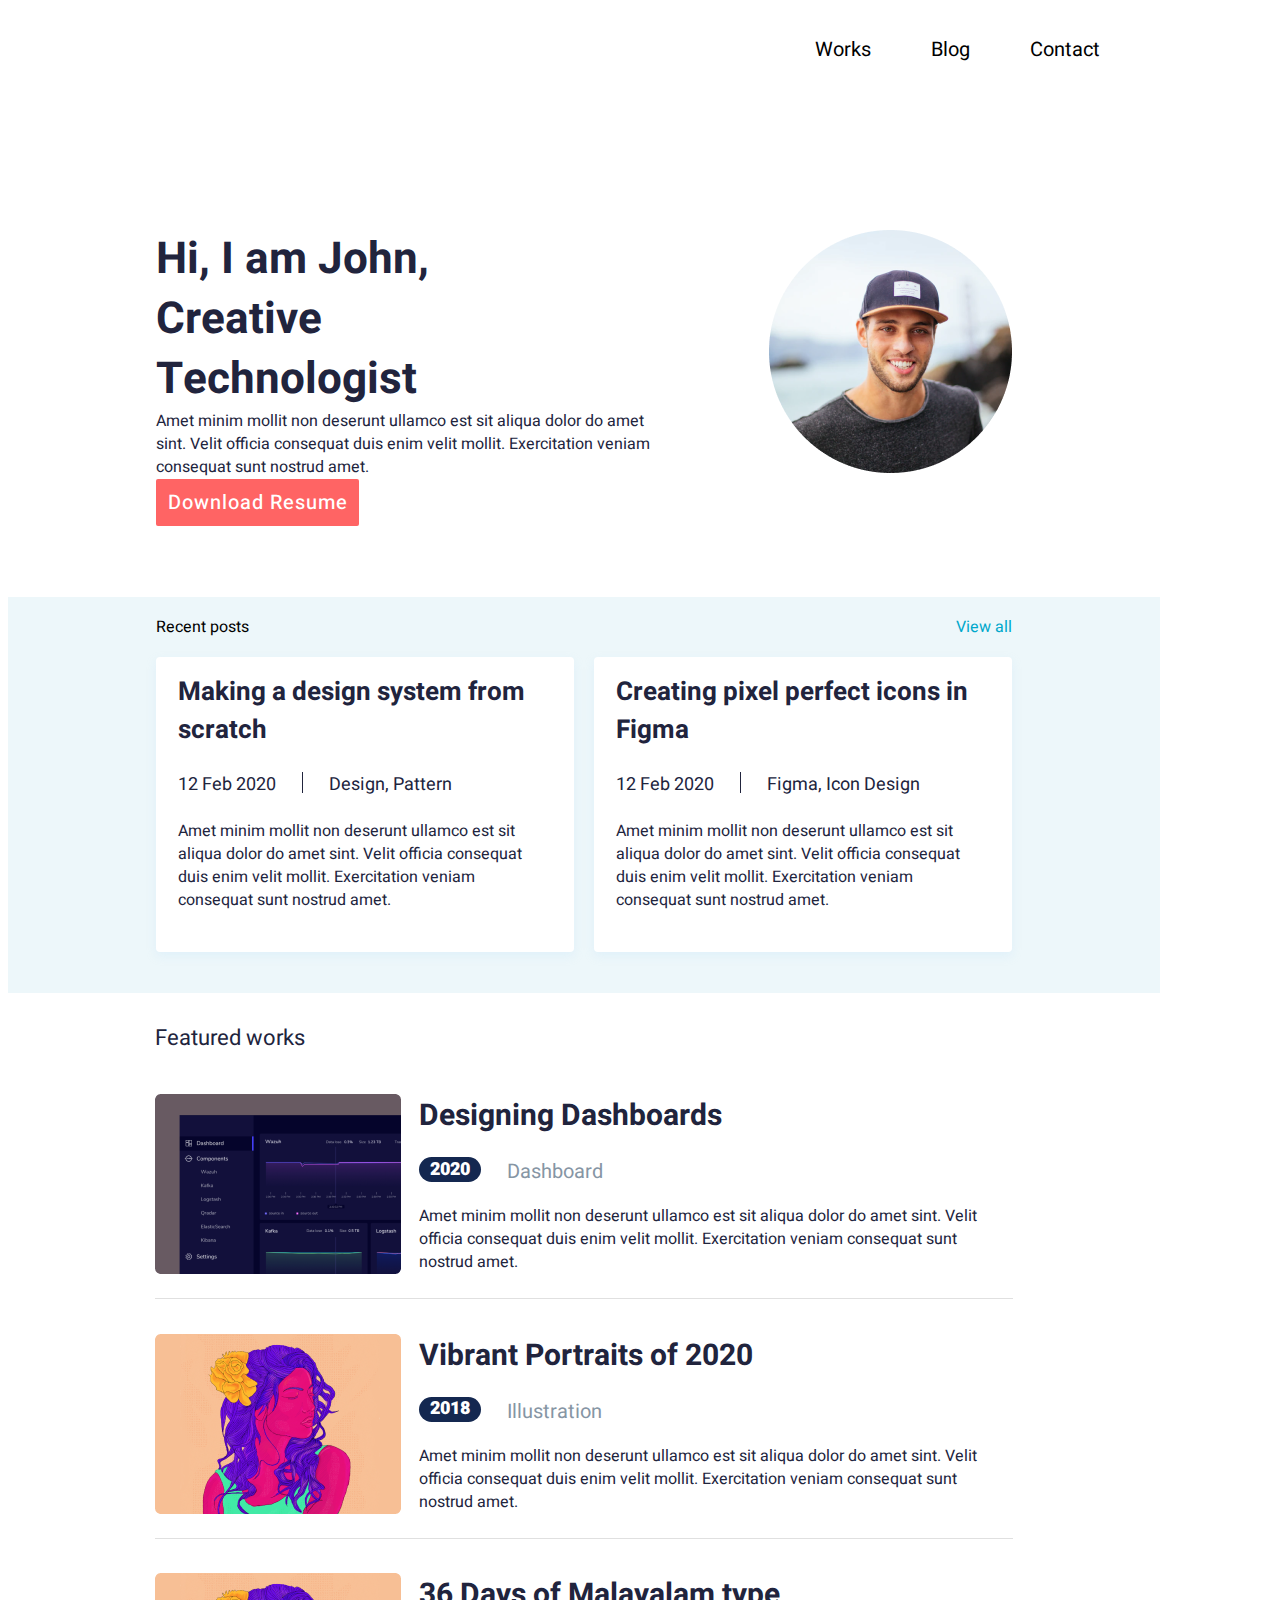
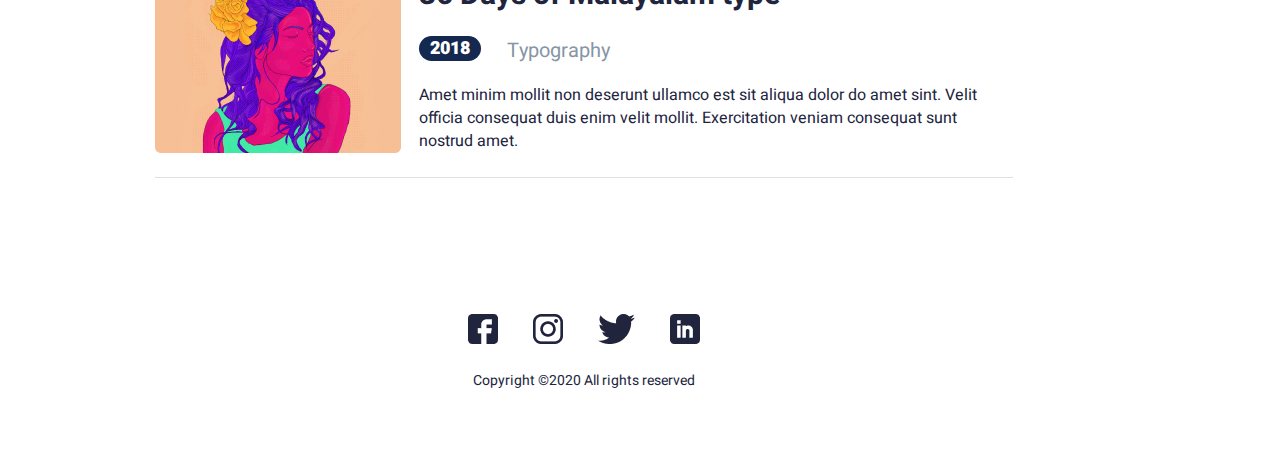
<file: index.html>
<!DOCTYPE html>
<html lang="en">

<head>
    <meta charset="UTF-8" />
    <meta http-equiv="X-UA-Compatible" content="IE=edge" />
    <meta name="viewport" content="width=device-width, initial-scale=1.0" />
    <title>Jonh</title>
    <link rel="stylesheet" href="./style.css" />
    <link rel="preconnect" href="https://fonts.googleapis.com" />
    <link rel="preconnect" href="https://fonts.gstatic.com" crossorigin />
    <link href="https://fonts.googleapis.com/css2?family=Heebo&display=swap" rel="stylesheet" />
</head>

<body>
    <div class="wrapper">
        <nav>
            <ul class="navbar-list">
                <li class="list-item"><a href="#">Works</a></li>
                <li class="list-item"><a href="#">Blog</a></li>
                <li class="list-item"><a href="#">Contact</a></li>
            </ul>
        </nav>
        <div class="top-content">
            <div class="top-content-column-text">
                <div class="salutation">Hi, I am John, Creative Technologist</div>
                <div class="prelude">
                    Amet minim mollit non deserunt ullamco est sit aliqua dolor do amet
                    sint. Velit officia consequat duis enim velit mollit. Exercitation
                    veniam consequat sunt nostrud amet.
                </div>
                <div class="button-wrapper">
                    <button type="button" class="landing-button">Download Resume</button>
                </div>
            </div>
            <div class="top-content-column-avatar">
                <img src="/assets/Ellipse 1.png" alt="avatar" />
            </div>
        </div>
        <div class="recent-posts-wrapper">
            <div class="recent-posts-section">
                <div class="recent-posts-header">
                    <div class="recent-posts-name">Recent posts</div>
                    <div class="recent-posts-view-all"><a class="button-view-all" href="#">View all</a></div>
                </div>
                <div class="recent-posts">
                    <div class="recent-first-post">
                        <div class="content-post-1">
                            <div class="name-post-1">
                                Making a design system from scratch
                            </div>
                            <div class="date-loc-post-1">
                                <div class="date-post-1">12 Feb 2020</div>
                                <div class="border-post-1"></div>
                                <div class="loc-post-1">Design, Pattern</div>
                            </div>
                            <div class="text-post-1">Amet minim mollit non deserunt ullamco est sit aliqua dolor do amet
                                sint. Velit officia consequat duis enim velit mollit. Exercitation veniam consequat sunt
                                nostrud amet.</div>
                        </div>
                    </div>
                    <div class="recent-second-post">
                        <div class="content-post-2">
                            <div class="name-post-2">
                                Creating pixel perfect icons in Figma
                            </div>
                            <div class="date-loc-post-2">
                                <div class="date-post-2">12 Feb 2020</div>
                                <div class="border-post-2"></div>
                                <div class="loc-post-2">Figma, Icon Design</div>
                            </div>
                            <div class="text-post-2">Amet minim mollit non deserunt ullamco est sit aliqua dolor do amet
                                sint. Velit officia consequat duis enim velit mollit. Exercitation veniam consequat sunt
                                nostrud amet.</div>
                        </div>
                    </div>

                </div>
            </div>


        </div>
        <div class="featured-works-section">
            <div class="featured-works-header">
                Featured works</div>
            <div class="column-works">
                <div class="block-work">
                    <div class="block-img-work"><img src="/assets/Rectangle 30.png" alt=""></div>
                    <div class="block-column-work">
                        <div class="name-work">Designing Dashboards</div>
                        <div class="date-mark-work">
                            <div class="wrapper-data-work">
                                <div class="data-work">2020</div>
                            </div>
                            <div class="mark-work">Dashboard
                            </div>
                        </div>
                        <div class="text-work">
                            Amet minim mollit non deserunt ullamco est sit aliqua dolor do amet sint. Velit officia
                            consequat duis enim velit mollit. Exercitation veniam consequat sunt nostrud amet.
                        </div>
                    </div>
                </div>
                <div class="block-work">
                    <div class="block-img-work"><img src="/assets/Rectangle 32.png" alt=""></div>
                    <div class="block-column-work">
                        <div class="name-work">Vibrant Portraits of 2020</div>
                        <div class="date-mark-work">
                            <div class="wrapper-data-work">
                                <div class="data-work">2018</div>
                            </div>
                            <div class="mark-work">Illustration
                            </div>
                        </div>
                        <div class="text-work">
                            Amet minim mollit non deserunt ullamco est sit aliqua dolor do amet sint. Velit officia
                            consequat duis enim velit mollit. Exercitation veniam consequat sunt nostrud amet.
                        </div>
                    </div>
                </div>
                <div class="block-work">
                    <div class="block-img-work"><img src="/assets/Rectangle 32.png" alt=""></div>
                    <div class="block-column-work">
                        <div class="name-work">36 Days of Malayalam type</div>
                        <div class="date-mark-work">
                            <div class="wrapper-data-work">
                                <div class="data-work">2018</div>
                            </div>
                            <div class="mark-work">Typography
                            </div>
                        </div>
                        <div class="text-work">
                            Amet minim mollit non deserunt ullamco est sit aliqua dolor do amet sint. Velit officia
                            consequat duis enim velit mollit. Exercitation veniam consequat sunt nostrud amet.
                        </div>
                    </div>
                </div>
            </div>
        </div>
        <footer class="footer">
            <div class="social">
                <img src="/assets/fb.png" alt="fb">
                <img src="/assets/insta.png" alt="insta">
                <img src="/assets/Group.png" alt="tw">
                <img src="/assets/Linkedin.png" alt="ld">
            </div>
            <div class="copiright">Copyright ©2020 All rights reserved </div>
        </footer>
    </div>
</body>
</html>
</file>
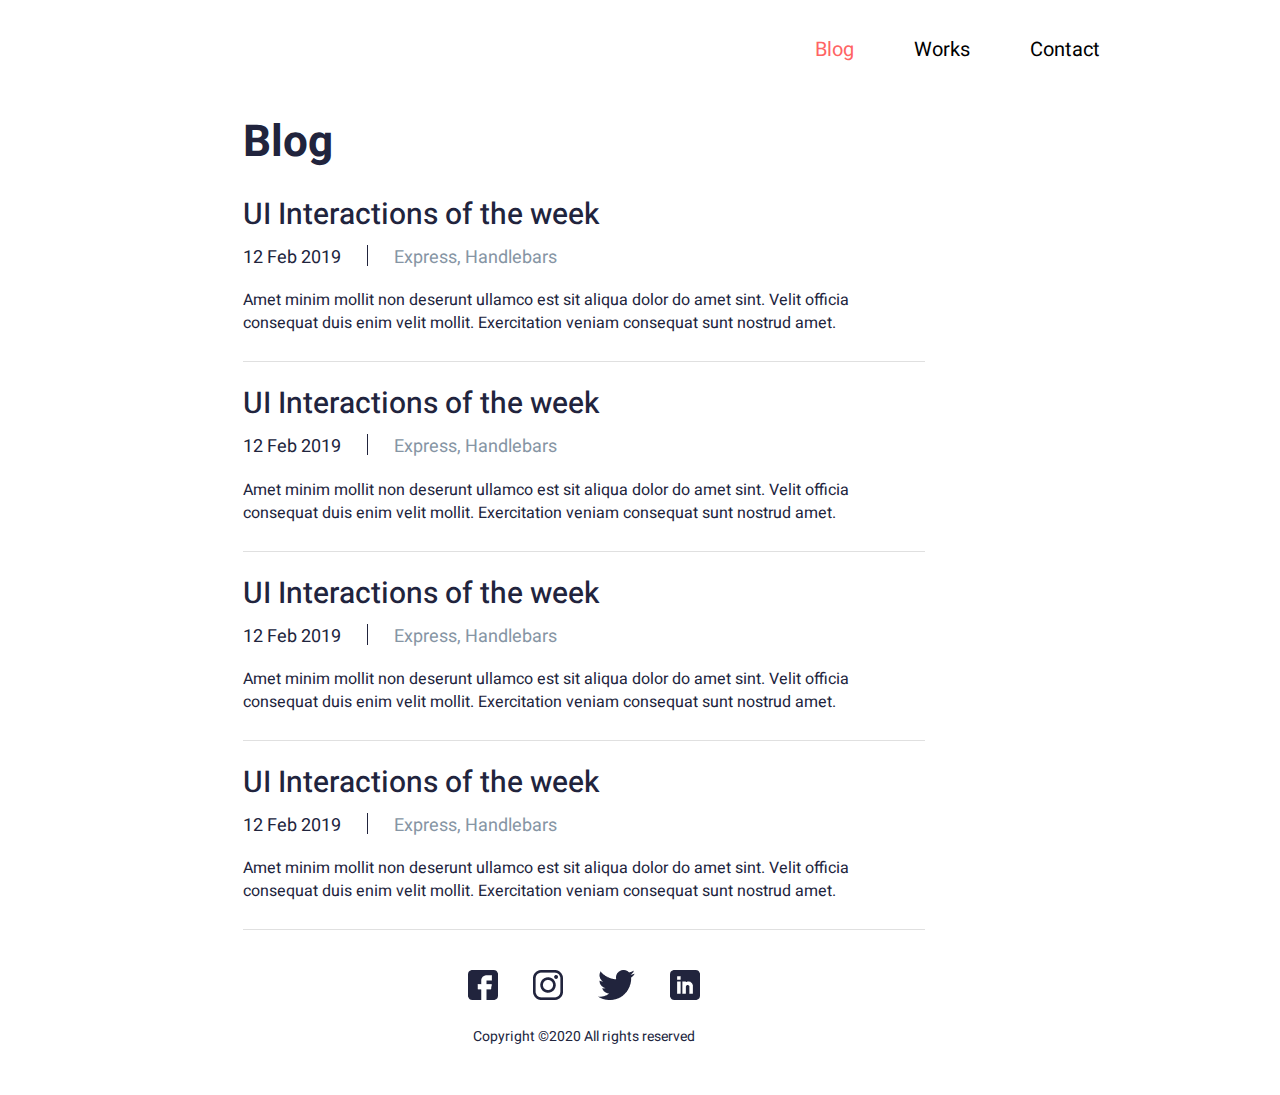
<file: Blog.html>
<!DOCTYPE html>
<html lang="en">

<head>
    <meta charset="UTF-8" />
    <meta http-equiv="X-UA-Compatible" content="IE=edge" />
    <meta name="viewport" content="width=device-width, initial-scale=1.0" />
    <title>Blog</title>
    <link rel="stylesheet" href="/Blog.css" />
    <link rel="preconnect" href="https://fonts.googleapis.com" />
    <link rel="preconnect" href="https://fonts.gstatic.com" crossorigin />
    <link href="https://fonts.googleapis.com/css2?family=Heebo&display=swap" rel="stylesheet" />
</head>

<body>
    <div class="wrapper">
        <nav>
            <ul class="navbar-list">
                <li class="list-item"><a class="shine" href="/Blog.html">Blog</a></li>
                <li class="list-item" ><a href="/Work.html">Works</a></li>
                <li class="list-item"><a href="#">Contact</a></li>
            </ul>
        </nav>
        <div class="blogs-section">
            <div class="blogs-header">
                Blog</div>
            <div class="blog-posts">
                <div class="content-blog">
                    <div class="name-blog">
                        UI Interactions of the week
                    </div>
                    <div class="date-loc-blog">
                        <div class="date-blog">12 Feb 2019</div>
                        <div class="border-blog"></div>
                        <div class="loc-blog">Express, Handlebars</div>
                    </div>
                    <div class="text-blog">Amet minim mollit non deserunt ullamco est sit aliqua dolor do amet
                        sint. Velit officia consequat duis enim velit mollit. Exercitation veniam consequat sunt
                        nostrud amet.</div>
                </div>
                <div class="content-blog">
                    <div class="name-blog">
                        UI Interactions of the week
                    </div>
                    <div class="date-loc-blog">
                        <div class="date-blog">12 Feb 2019</div>
                        <div class="border-blog"></div>
                        <div class="loc-blog">Express, Handlebars</div>
                    </div>
                    <div class="text-blog">Amet minim mollit non deserunt ullamco est sit aliqua dolor do amet
                        sint. Velit officia consequat duis enim velit mollit. Exercitation veniam consequat sunt
                        nostrud amet.</div>
                </div>
                <div class="content-blog">
                    <div class="name-blog">
                        UI Interactions of the week
                    </div>
                    <div class="date-loc-blog">
                        <div class="date-blog">12 Feb 2019</div>
                        <div class="border-blog"></div>
                        <div class="loc-blog">Express, Handlebars</div>
                    </div>
                    <div class="text-blog">Amet minim mollit non deserunt ullamco est sit aliqua dolor do amet
                        sint. Velit officia consequat duis enim velit mollit. Exercitation veniam consequat sunt
                        nostrud amet.</div>
                </div>
                <div class="content-blog">
                    <div class="name-blog">
                        UI Interactions of the week
                    </div>
                    <div class="date-loc-blog">
                        <div class="date-blog">12 Feb 2019</div>
                        <div class="border-blog"></div>
                        <div class="loc-blog">Express, Handlebars</div>
                    </div>
                    <div class="text-blog">Amet minim mollit non deserunt ullamco est sit aliqua dolor do amet
                        sint. Velit officia consequat duis enim velit mollit. Exercitation veniam consequat sunt
                        nostrud amet.</div>
                </div>
            </div>
        </div>
        <footer class="footer">
            <div class="social">
                <a href="#"><img src="/assets/fb.png" alt="fb" title="Facebook"></a>
                <a href="#"><img src="/assets/insta.png" alt="insta" title="Instagram"></a>
                <a href="#"><img src="/assets/Group.png" alt="tw" title="Twiter"></a>
                <a href="#"><img src="/assets/Linkedin.png" alt="ld" title="Linkedin"></a>
            </div>
            <div class="copiright">Copyright ©2020 All rights reserved </div>
        </footer>
</body>

</html>
</file>
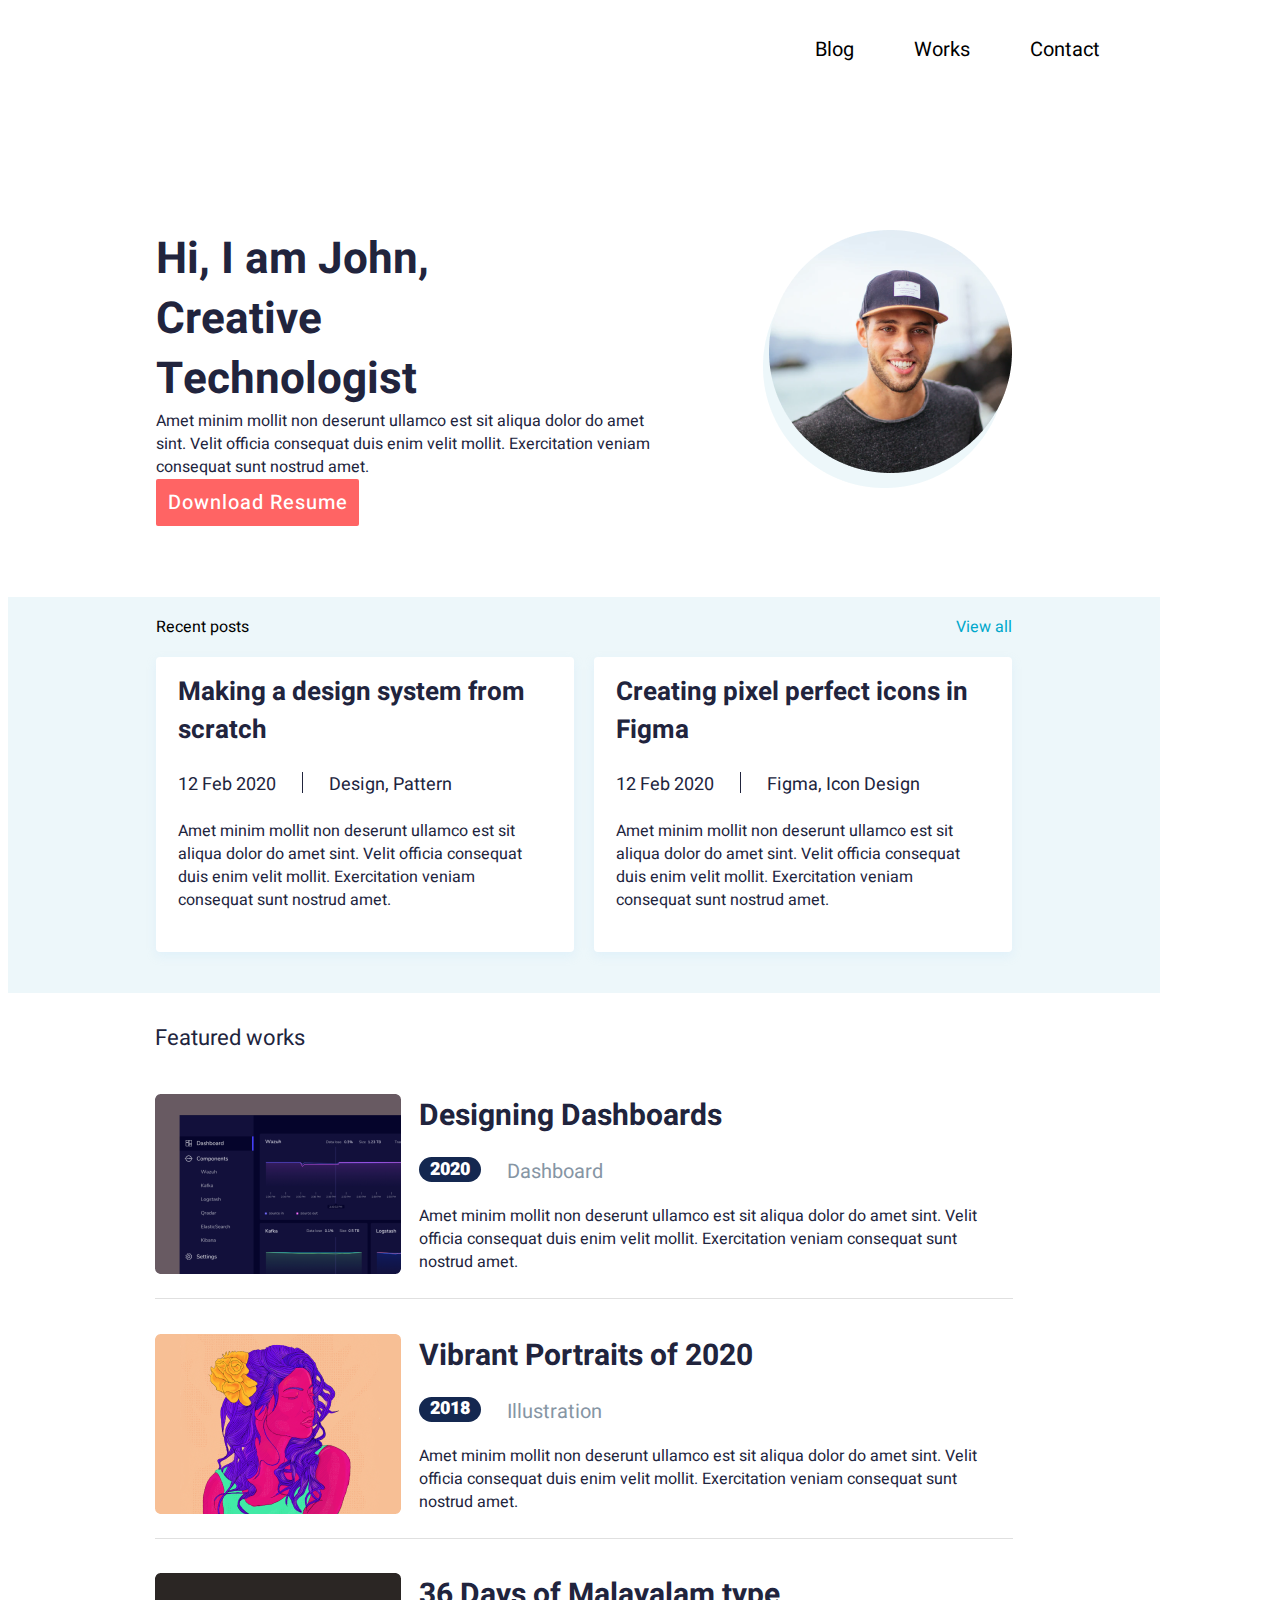
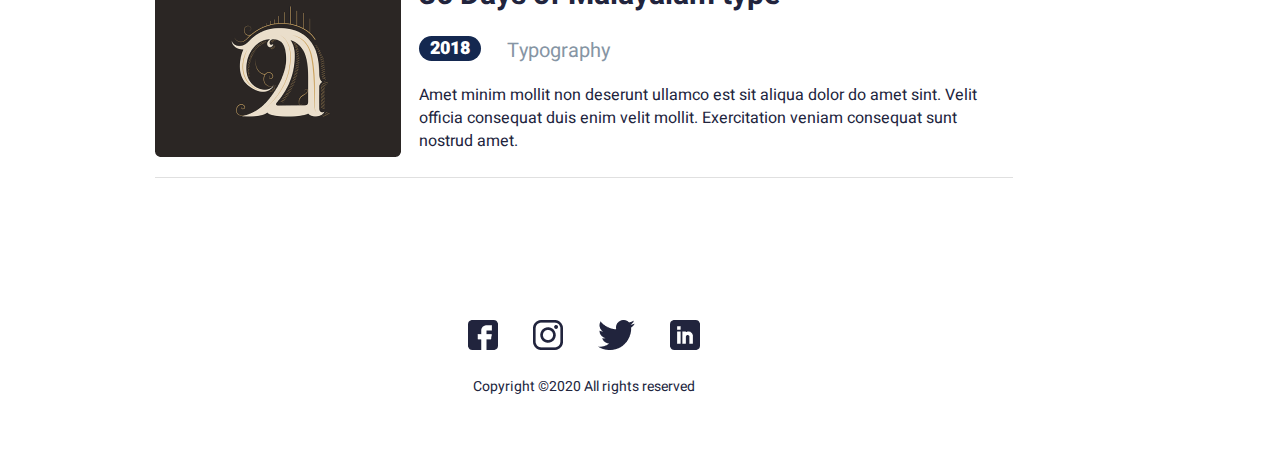
<file: Home.html>
<!DOCTYPE html>
<html lang="en">

<head>
    <meta charset="UTF-8" />
    <meta http-equiv="X-UA-Compatible" content="IE=edge" />
    <meta name="viewport" content="width=device-width, initial-scale=1.0" />
    <title>Home</title>
    <link rel="stylesheet" href="/Home.css" />
    <link rel="preconnect" href="https://fonts.googleapis.com" />
    <link rel="preconnect" href="https://fonts.gstatic.com" crossorigin />
    <link href="https://fonts.googleapis.com/css2?family=Heebo&display=swap" rel="stylesheet" />
</head>

<body>
    <div class="wrapper">
        <nav>
            <ul class="navbar-list">
                <li class="list-item"><a href="/Blog.html">Blog</a></li>
                <li class="list-item"><a href="/Work.html">Works</a></li>
                <li class="list-item"><a href="#">Contact</a></li>
            </ul>
        </nav>
        <div class="top-content">
            <div class="top-content-column-text">
                <div class="salutation">Hi, I am John, Creative Technologist</div>
                <div class="prelude">
                    Amet minim mollit non deserunt ullamco est sit aliqua dolor do amet
                    sint. Velit officia consequat duis enim velit mollit. Exercitation
                    veniam consequat sunt nostrud amet.
                </div>
                <div class="button-wrapper">
                    <button type="button" class="landing-button">
                        Download Resume
                    </button>
                </div>
            </div>
            <div class="avatar">
                <img class="ellipse-avatar" src="/assets/Ellipse 1.png" alt="avatar" />
                <img class="back-ellipse-avatar" src="/assets/Ellipse 2.png" alt="avatar" />
            </div>
        </div>
        <div class="recent-posts-wrapper">
            <div class="recent-posts-section">
                <div class="recent-posts-header">
                    <div class="recent-posts-name">Recent posts</div>
                    <div class="recent-posts-view-all">
                        <a class="button-view-all" href="#">View all</a>
                    </div>
                </div>
                <div class="recent-posts">
                    <div class="recent-post">
                        <div class="content-post">
                            <div class="name-post">Making a design system from scratch</div>
                            <div class="date-loc-post">
                                <div class="date-post">12 Feb 2020</div>
                                <div class="border-post"></div>
                                <div class="loc-post">Design, Pattern</div>
                            </div>
                            <div class="text-post">
                                Amet minim mollit non deserunt ullamco est sit aliqua dolor do
                                amet sint. Velit officia consequat duis enim velit mollit.
                                Exercitation veniam consequat sunt nostrud amet.
                            </div>
                        </div>
                    </div>
                    <div class="recent-post">
                        <div class="content-post">
                            <div class="name-post">
                                Creating pixel perfect icons in Figma
                            </div>
                            <div class="date-loc-post">
                                <div class="date-post">12 Feb 2020</div>
                                <div class="border-post"></div>
                                <div class="loc-post">Figma, Icon Design</div>
                            </div>
                            <div class="text-post">
                                Amet minim mollit non deserunt ullamco est sit aliqua dolor do
                                amet sint. Velit officia consequat duis enim velit mollit.
                                Exercitation veniam consequat sunt nostrud amet.
                            </div>
                        </div>
                    </div>
                </div>
            </div>
        </div>
        <div class="featured-works-section">
            <div class="featured-works-header">Featured works</div>
            <div class="column-works">
                <div class="block-work">
                    <div class="block-img-work">
                        <img class="img-work" src="/assets/Rectangle 30.png" alt="" />
                    </div>
                    <div class="block-column-work">
                        <div class="name-work">Designing Dashboards</div>
                        <div class="date-mark-work">
                            <div class="wrapper-data-work">
                                <div class="data-work">2020</div>
                            </div>
                            <div class="mark-work">Dashboard</div>
                        </div>
                        <div class="text-work">
                            Amet minim mollit non deserunt ullamco est sit aliqua dolor do
                            amet sint. Velit officia consequat duis enim velit mollit.
                            Exercitation veniam consequat sunt nostrud amet.
                        </div>
                    </div>
                </div>
                <div class="block-work">
                    <div class="block-img-work">
                        <img src="/assets/Rectangle 32.png" alt="" />
                    </div>
                    <div class="block-column-work">
                        <div class="name-work">Vibrant Portraits of 2020</div>
                        <div class="date-mark-work">
                            <div class="wrapper-data-work">
                                <div class="data-work">2018</div>
                            </div>
                            <div class="mark-work">Illustration</div>
                        </div>
                        <div class="text-work">
                            Amet minim mollit non deserunt ullamco est sit aliqua dolor do
                            amet sint. Velit officia consequat duis enim velit mollit.
                            Exercitation veniam consequat sunt nostrud amet.
                        </div>
                    </div>
                </div>
                <div class="block-work" >
                    <div class="block-img-work">
                        <img src="/assets/Rectangle 34.png" alt="" />
                    </div>
                    <div class="block-column-work">
                        <div class="name-work">36 Days of Malayalam type</div>
                        <div class="date-mark-work">
                            <div class="wrapper-data-work">
                                <div class="data-work">2018</div>
                            </div>
                            <div class="mark-work">Typography</div>
                        </div>
                        <div class="text-work">
                            Amet minim mollit non deserunt ullamco est sit aliqua dolor do
                            amet sint. Velit officia consequat duis enim velit mollit.
                            Exercitation veniam consequat sunt nostrud amet.
                        </div>
                    </div>
                </div>
            </div>
        </div>
    </div>
    <footer class="footer">
        <div class="social">
            <a href="#"><img src="/assets/fb.png" alt="fb" title="Facebook" /></a>
            <a href="#"><img src="/assets/insta.png" alt="insta" title="Instagram" /></a>
            <a href="#"><img src="/assets/Group.png" alt="tw" title="Twiter" /></a>
            <a href="#"><img src="/assets/Linkedin.png" alt="ld" title="Linkedin" /></a>
        </div>
        <div class="copiright">Copyright ©2020 All rights reserved</div>
    </footer>
</body>

</html>
</file>
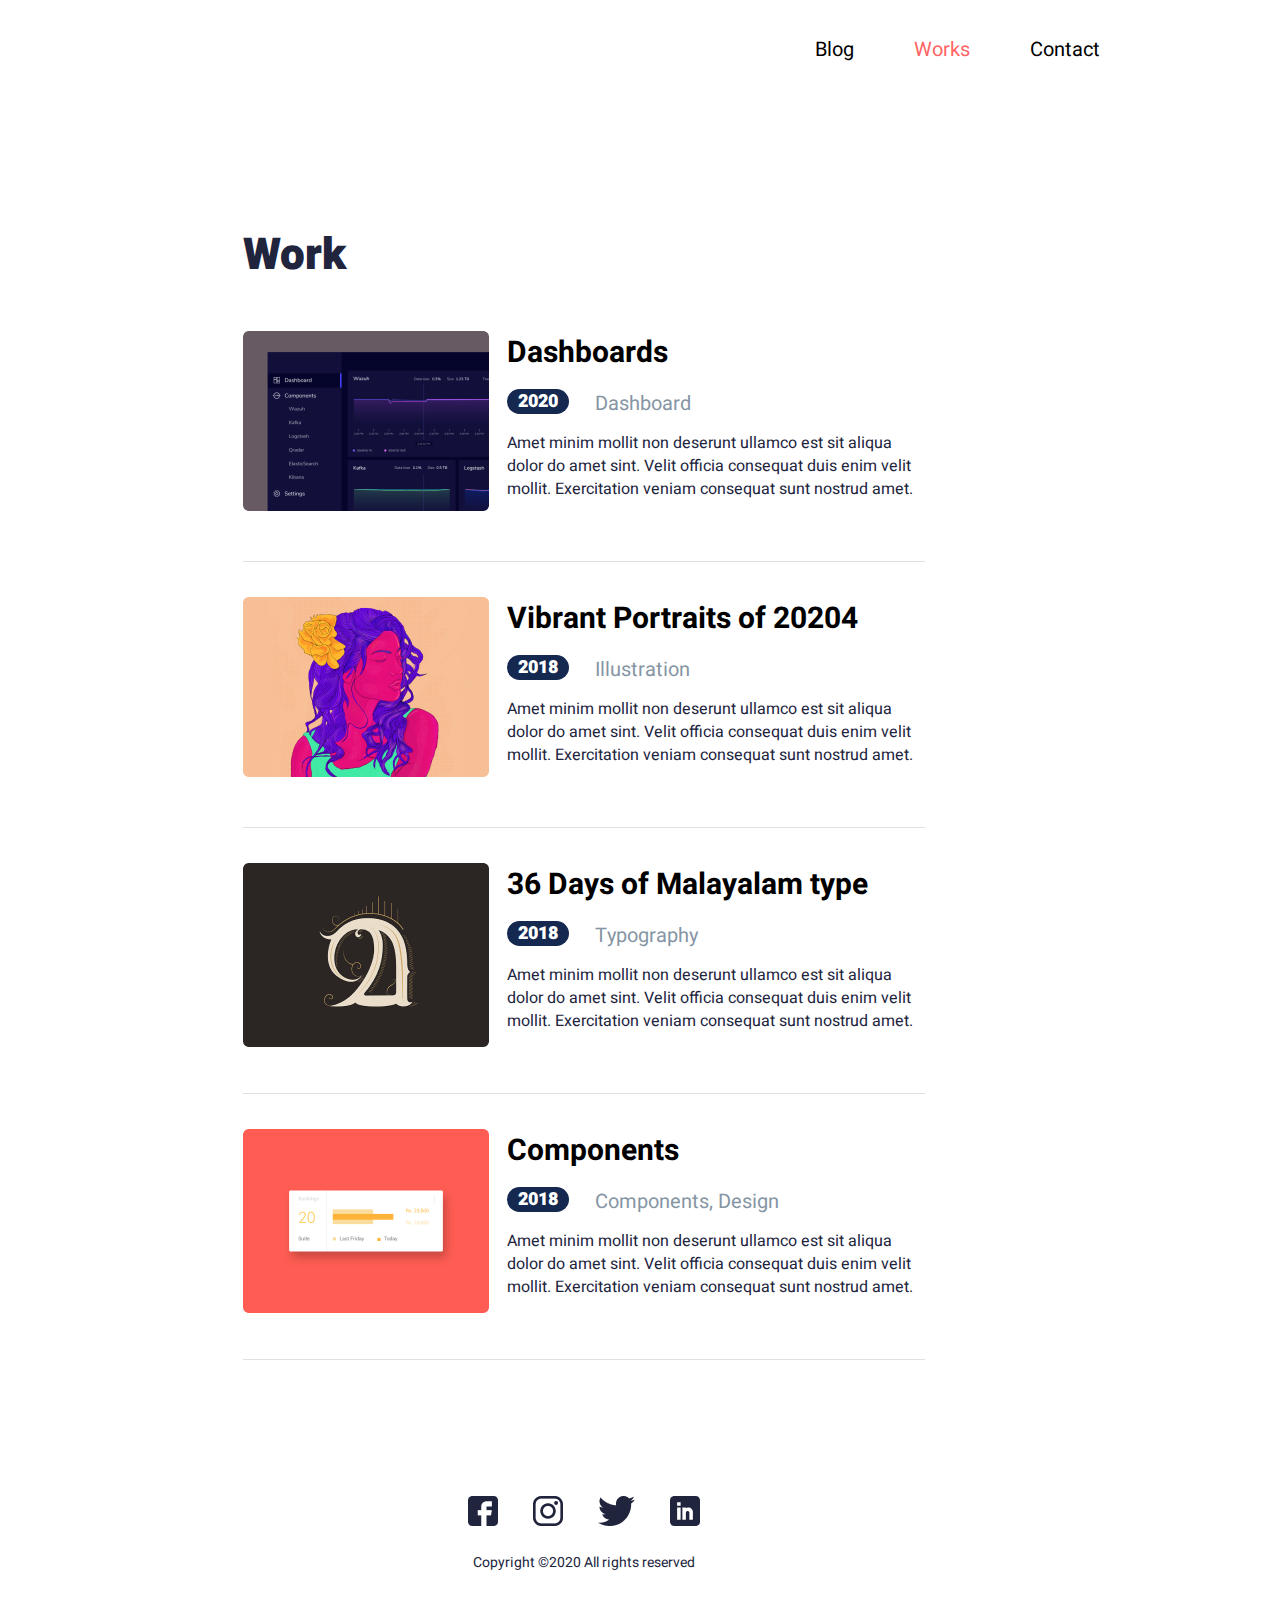
<file: Work.html>
<!DOCTYPE html>
<html lang="en">
  <head>
    <meta charset="UTF-8" />
    <meta http-equiv="X-UA-Compatible" content="IE=edge" />
    <meta name="viewport" content="width=device-width, initial-scale=1.0" />
    <title>Work</title>
    <link rel="stylesheet" href="/Work.css" />
    <link rel="preconnect" href="https://fonts.googleapis.com" />
    <link rel="preconnect" href="https://fonts.gstatic.com" crossorigin />
    <link
      href="https://fonts.googleapis.com/css2?family=Heebo&display=swap"
      rel="stylesheet"
    />
  </head>

  <body>
    <div class="wrapper">
      <nav>
        <ul class="navbar-list">
          <li class="list-item"><a href="/Blog.html">Blog</a></li>
          <li class="list-item"><a class="shine" href="/Work.html">Works</a></li>
          <li class="list-item"><a href="#">Contact</a></li>
        </ul>
      </nav>
      <div class="works-section">
        <div class="works-header">Work</div>
        <div class="work-posts">
          <div class="column-works">
            <div class="block-work">
              <div class="block-img-work">
                <a href="/WorkDetail.html"><img src="/assets/Rectangle 30.png" alt="Work-IMG" /></a> 
              </div>
              <div class="block-column-work">
                <div class="name-work"><a href="/WorkDetail.html">Dashboards</a></div>
                <div class="date-mark-work">
                  <div class="wrapper-data-work">
                    <div class="data-work">2020</div>
                  </div>
                  <div class="mark-work">Dashboard</div>
                </div>
                <div class="text-work">
                  Amet minim mollit non deserunt ullamco est sit aliqua dolor do
                  amet sint. Velit officia consequat duis enim velit mollit.
                  Exercitation veniam consequat sunt nostrud amet.
                </div>
              </div>
            </div>
            <div class="block-work">
              <div class="block-img-work">
                <a href="#"><img src="/assets/Rectangle 32.png" alt="" /></a>
              </div>
              <div class="block-column-work">
                <div class="name-work"><a href="#">Vibrant Portraits of 20204</a></a></div>
                <div class="date-mark-work">
                  <div class="wrapper-data-work">
                    <div class="data-work">2018</div>
                  </div>
                  <div class="mark-work">Illustration</div>
                </div>
                <div class="text-work">
                  Amet minim mollit non deserunt ullamco est sit aliqua dolor do
                  amet sint. Velit officia consequat duis enim velit mollit.
                  Exercitation veniam consequat sunt nostrud amet.
                </div>
              </div>
            </div>
            <div class="block-work">
              <div class="block-img-work">
                <a href="#"><img src="/assets/Rectangle 34.png" alt="block-img-work" /></a>
              </div>
              <div class="block-column-work">
                <div class="name-work"><a href="#">36 Days of Malayalam type</a></div>
                <div class="date-mark-work">
                  <div class="wrapper-data-work">
                    <div class="data-work">2018</div>
                  </div>
                  <div class="mark-work">Typography</div>
                </div>
                <div class="text-work">
                  Amet minim mollit non deserunt ullamco est sit aliqua dolor do
                  amet sint. Velit officia consequat duis enim velit mollit.
                  Exercitation veniam consequat sunt nostrud amet.
                </div>
              </div>
            </div>
            <div class="block-work">
              <div class="block-img-work">
                 <a href="#"><img src="/assets/Rectangle 40.png" alt="" /></a>
              </div>
              <div class="block-column-work">
                <div class="name-work"><a href="#">Components</a></div>
                <div class="date-mark-work">
                  <div class="wrapper-data-work">
                    <div class="data-work">2018</div>
                  </div>
                  <div class="mark-work">Components, Design</div>
                </div>
                <div class="text-work">
                  Amet minim mollit non deserunt ullamco est sit aliqua dolor do
                  amet sint. Velit officia consequat duis enim velit mollit.
                  Exercitation veniam consequat sunt nostrud amet.
                </div>
              </div>
            </div>
          </div>
        </div>
      </div>
    </div>
    <footer class="footer">
      <div class="social">
        <a href="#"><img src="/assets/fb.png" alt="fb" title="Facebook" /></a>
        <a href="#"
          ><img src="/assets/insta.png" alt="insta" title="Instagram"
        /></a>
        <a href="#"><img src="/assets/Group.png" alt="tw" title="Twiter" /></a>
        <a href="#"
          ><img src="/assets/Linkedin.png" alt="ld" title="Linkedin"
        /></a>
      </div>
      <div class="copiright">Copyright ©2020 All rights reserved</div>
    </footer>
  </body>
</html>
</file>
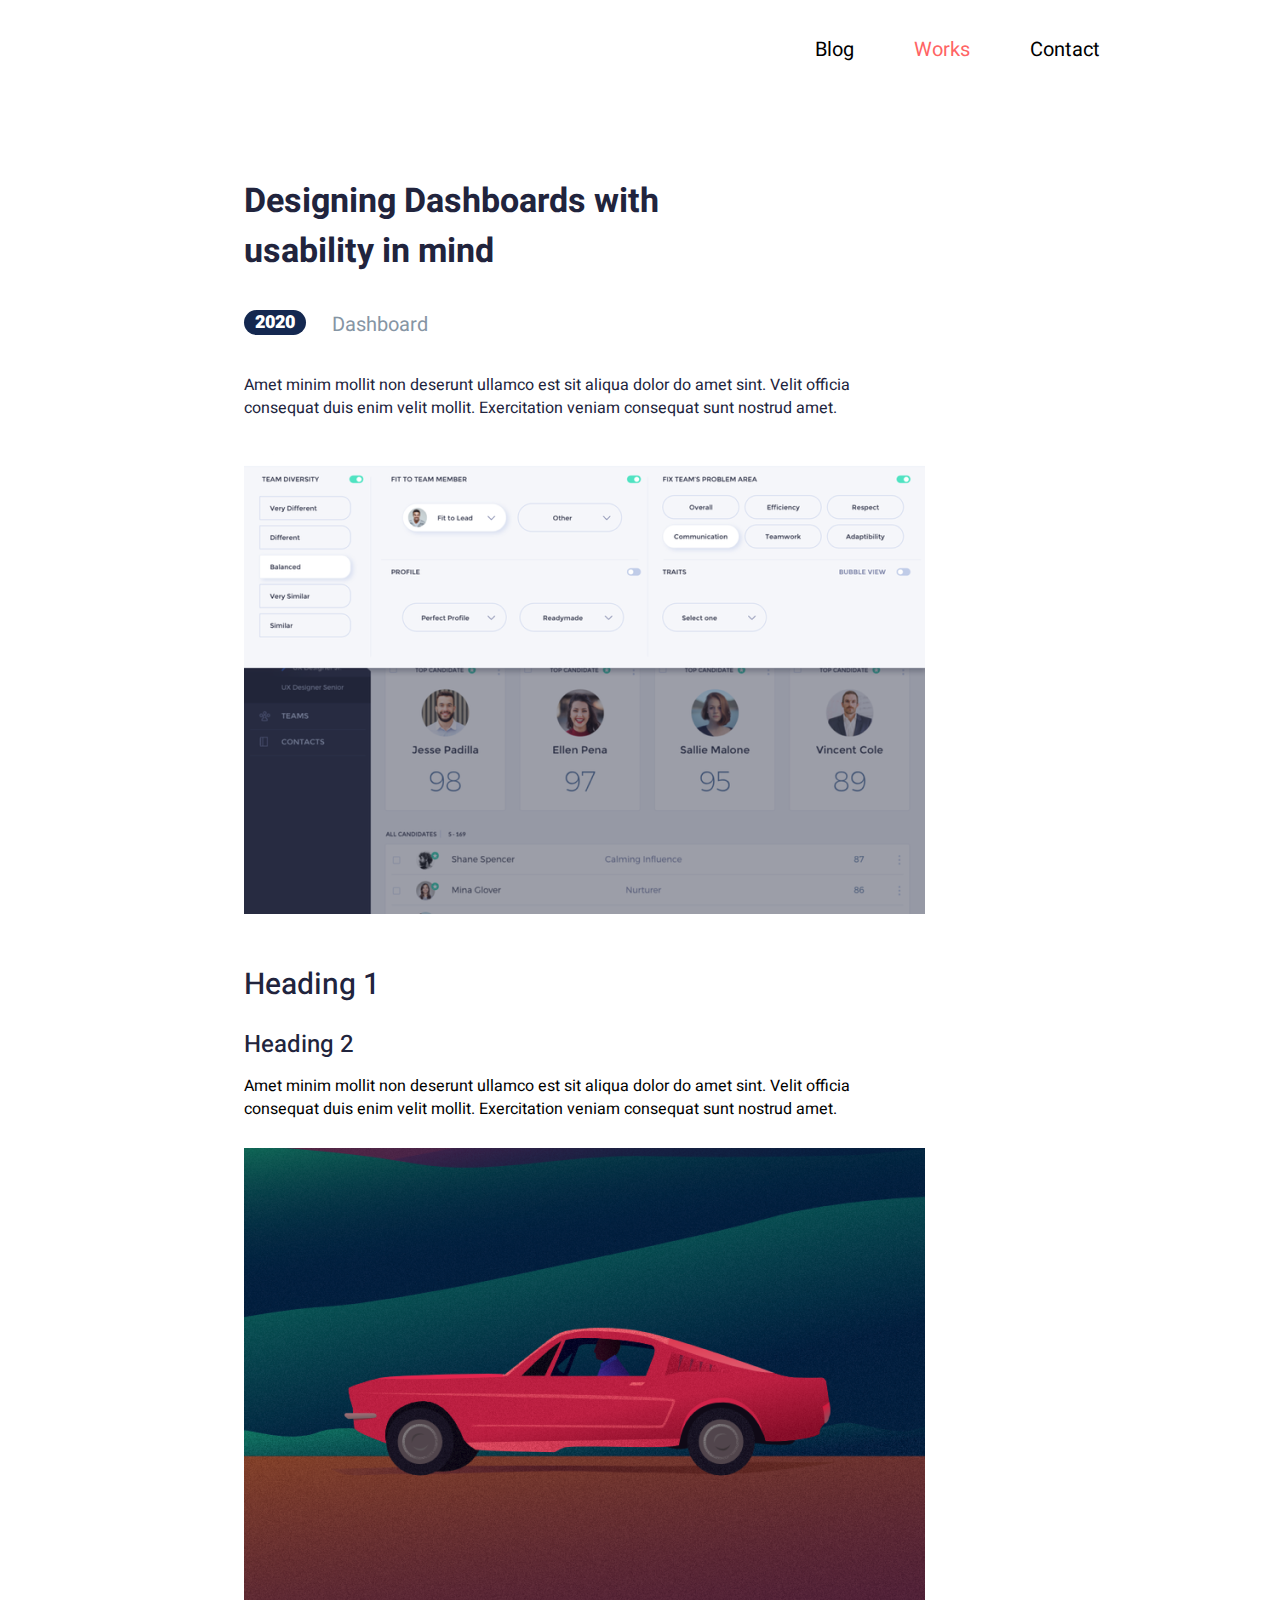
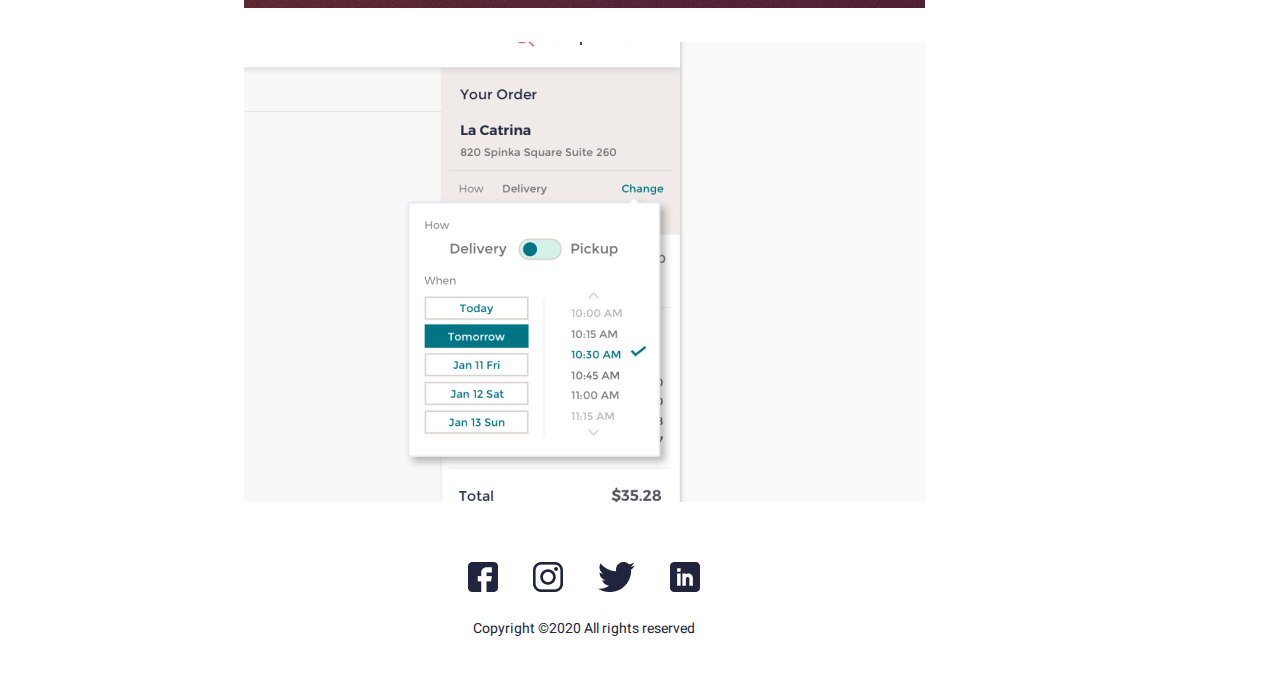
<file: WorkDetail.html>
<!DOCTYPE html>
<html lang="en">
  <head>
    <meta charset="UTF-8" />
    <meta http-equiv="X-UA-Compatible" content="IE=edge" />
    <meta name="viewport" content="width=device-width, initial-scale=1.0" />
    <title>WorkDetail</title>
    <link rel="stylesheet" href="/WorkDetail.css" />
    <link rel="preconnect" href="https://fonts.googleapis.com" />
    <link rel="preconnect" href="https://fonts.gstatic.com" crossorigin />
    <link
      href="https://fonts.googleapis.com/css2?family=Heebo&display=swap"
      rel="stylesheet"
    />
  </head>

  <body>
    <div class="wrapper">
      <nav>
        <ul class="navbar-list">
          <li class="list-item"><a href="/Home.html">Blog</a></li>
          <li class="list-item"><a class="shine" href="/Work.html">Works</a></li>
          <li class="list-item"><a href="#">Contact</a></li>
        </ul>
      </nav>
      <div class="work-column">
        <div class="name-work">Designing Dashboards with usability in mind</div>
        <div class="date-mark-work">
          <div class="wrapper-data-work">
            <div class="data-work">2020</div>
          </div>
          <div class="mark-work">Dashboard</div>
        </div>
        <div class="text-work">
          Amet minim mollit non deserunt ullamco est sit aliqua dolor do amet
          sint. Velit officia consequat duis enim velit mollit. Exercitation
          veniam consequat sunt nostrud amet.
        </div>
        <div class="img-work-1">
          <img src="/assets/Rectangle 4.png" alt="img-work-1" />
        </div>
        <div class="text-work-second-section">
          <div class="text-work-second-heading-1">Heading 1</div>
          <div class="text-work-second-heading-2">Heading 2</div>
          <div class="text-work-second">
            Amet minim mollit non deserunt ullamco est sit aliqua dolor do amet
            sint. Velit officia consequat duis enim velit mollit. Exercitation
            veniam consequat sunt nostrud amet.
          </div>
        </div>
        <img src="/assets/Rectangle 5.png" alt="img-work-2" />
        <img src="/assets/Rectangle 6.png" alt="img-work-3" />
      </div>
    </div>
    <footer class="footer">
      <div class="social">
        <a href="#"><img src="/assets/fb.png" alt="fb" title="Facebook" /></a>
        <a href="#"
          ><img src="/assets/insta.png" alt="insta" title="Instagram"
        /></a>
        <a href="#"><img src="/assets/Group.png" alt="tw" title="Twiter" /></a>
        <a href="#"
          ><img src="/assets/Linkedin.png" alt="ld" title="Linkedin"
        /></a>
      </div>
      <div class="copiright">Copyright ©2020 All rights reserved</div>
    </footer>
  </body>
</html>
</file>
<file: style.css>
body {
  overflow-x: hidden;
  font-family: Heebo;
}
.wrapper {
  width: 1152px;
  height: 2041px;
  box-sizing: border-box;
    display: flex;
  flex-direction: column;
  align-items: center;
}

nav {
  display: flex;
  justify-content: flex-end;
   align-self: flex-end;
}

.navbar-list {
  display: flex;
  justify-content: space-between;

  width: 285px;
  height: 47px;
  margin-top: 27px;
  padding-right: 60px;
}

.list-item {
  list-style: none;

  display: flex;
  justify-content: center;
  font-style: normal;
  font-weight: 500px;
  font-size: 20px;
  line-height: 29px;
  text-align: right;
}
a {
  text-decoration: none;
  color: #000000;
}

.top-content {
  width: 856px;
  height: 296px;
  display: flex;
  justify-content: space-between;
  margin-top: 132px;
}

.top-content-column-text {
  width: 497px;
  display: flex;
  flex-direction: column;
  justify-content: space-between;
}
.salutation {
  font-style: normal;
  font-weight: bold;
  font-size: 44px;
  line-height: 60px;
  color: #21243d;
  width: 428px;
}
.prelude {
  font-style: normal;
  font-weight: normal;
  font-size: 16px;
  line-height: 23px;
  color: #21243d;
}

.button-wrapper {
  width: 208px;
  height: 47px;
  display: flex;
  justify-content: space-between;
}

button {
  border: none;
  margin: 0;
  padding: 0;
  width: auto;
  overflow: visible;

  background: transparent;

  /* inherit font & color from ancestor */
  color: inherit;
  font: inherit;

  /* Normalize `line-height`. Cannot be changed from `normal` in Firefox 4+. */
  line-height: normal;

  /* Corrects font smoothing for webkit */
  -webkit-font-smoothing: inherit;
  -moz-osx-font-smoothing: inherit;

  /* Corrects inability to style clickable `input` types in iOS */
  -webkit-appearance: none;
}

.landing-button {
  display: flex;
  justify-content: center;
  align-items: center;
  box-sizing: border-box;

  cursor: pointer;

  width: 203px;
  height: 100%;

  background-color: #ff6464;
  font-style: normal;
  font-weight: 500;
  font-size: 20px;
  line-height: 29px;
  border-radius: 2px;

  text-align: center;
  letter-spacing: 0.05em;

  color: #ffffff;
}

.landing-button:hover {
  background-color: #b43737;
}

.top-content-column-avatar {
  width: 243px;
  height: 243px;
  display: flex;
  justify-content: center;
}

.recent-posts-wrapper {
  width: 1152px;
  height: 396px;
  margin-top: 71px;
  background: #edf7fa;
  display: flex;
  justify-content: center;
}

.recent-posts-section {
  width: 856px;
  height: 357px;
}

.recent-posts-header {
  height: 60px;
  display: flex;
  justify-content: space-between;
  align-items: center;
}
.button-view-all {
  font-style: normal;
  font-weight: normal;
  font-size: 16px;
  line-height: 23px;
  text-align: right;
  color: #00a8cc;
}

.recent-posts {
  width: 856px;
  height: 295px;
  display: flex;
  justify-content: space-between;
}
.recent-first-post {
  width: 418px;
  height: 295px;
  background: #ffffff;
  box-shadow: 0px 4px 10px rgba(187, 225, 250, 0.25);
  border-radius: 4px;
  display: flex;
  flex-direction: column;
  align-items: center;
  justify-content: center;
}

.content-post-1 {
  width: 374px;
  height: 264px;
  display: flex;
  flex-direction: column;
  justify-content: space-between;
}

.name-post-1 {
  width: 374px;
  height: 85px;

  font-style: normal;
  font-weight: bold;
  font-size: 26px;
  line-height: 38px;

  color: #21243d;
}

.date-loc-post-1 {
  width: 374px;
  height: 34px;
  display: flex;
  font-style: normal;
  font-weight: normal;
  font-size: 18px;
  line-height: 26px;

  color: #21243d;
}

.border-post-1 {
  width: 0px;
  height: 21px;
  border-right: 1px solid;
  margin-left: 26px;
}

.loc-post-1 {
  margin-left: 26px;
}

.text-post-1 {
  width: 368px;
  height: 117px;
  font-style: normal;
  font-weight: normal;
  font-size: 16px;
  line-height: 23px;

  color: #21243d;
}

.recent-second-post {
  width: 418px;
  height: 295px;
  background: #ffffff;
  box-shadow: 0px 4px 10px rgba(187, 225, 250, 0.25);
  border-radius: 4px;
  display: flex;
  flex-direction: column;
  align-items: center;
  justify-content: center;
}

.content-post-2 {
  width: 374px;
  height: 264px;
  display: flex;
  flex-direction: column;
  justify-content: space-between;
}

.name-post-2 {
  width: 374px;
  height: 85px;

  font-style: normal;
  font-weight: bold;
  font-size: 26px;
  line-height: 38px;

  color: #21243d;
}

.date-loc-post-2 {
  width: 374px;
  height: 34px;
  display: flex;
  font-style: normal;
  font-weight: normal;
  font-size: 18px;
  line-height: 26px;

  color: #21243d;
}

.border-post-2 {
  width: 0px;
  height: 21px;
  border-right: 1px solid;
  margin-left: 26px;
}

.loc-post-2 {
  margin-left: 26px;
}

.text-post-2 {
  width: 368px;
  height: 117px;
  font-style: normal;
  font-weight: normal;
  font-size: 16px;
  line-height: 23px;

  color: #21243d;
}
.featured-works-section {
  width: 858px;
  height: 770px;
  margin-top: 15px;
  display: flex;
  flex-direction: column;
  justify-content: space-between;
}

.featured-works-header {
  display: flex;
  justify-content: space-between;
  align-items: center;
  width: 152px;
  height: 60px;
  font-style: normal;
  font-weight: normal;
  font-size: 22px;
  line-height: 60px;
  color: #21243d;
 }
.column-works {
  width: 858px;
  height: 684px;
   margin-top: 22px;
  display: flex;
  flex-direction: column;
  justify-content: space-between;
}
.block-work {
  width: 858px;
  height: 204px;
  border-bottom: 1px solid #e0e0e0;
  display: flex;
  justify-content: space-between;
}

.block-column-work {
  width: 594px;
  height: 180px;
  display: flex;
  flex-direction: column;
  justify-content: space-between;
}
.name-work {
  font-style: normal;
  font-weight: bold;
  font-size: 30px;
  line-height: 44px;

  color: #21243d;
}

.date-mark-work {
  display: flex;
}

.wrapper-data-work {
  width: 62px;
  height: 25px;
  background: #142850;
  border-radius: 16px;
  display: flex;
  align-items: center;
  justify-content: center;
}

.data-work {
  font-style: normal;
  font-weight: 900;
  font-size: 18px;
  line-height: 60px;
  color: #ffffff;
}
.mark-work {
  font-style: normal;
  font-weight: normal;
  font-size: 20px;
  line-height: 29px;
  color: #8695a4;
  margin-left: 26px;
}

.text-work {
  font-style: normal;
  font-weight: normal;
  font-size: 16px;
  line-height: 23px;

  color: #21243d;
}

.footer {
  width: 1152px;
  height: 182px;
  margin-top: 83px;
  box-sizing: border-box;
  display: flex;
  flex-direction: column;
  justify-content: center;
  align-items: center;
  align-self: flex-end;
}
.social {
  width: 232px;
  height: 30px;
  display: flex;
  justify-content: space-between;
}
.copiright {
  margin-top: 26px;
  font-style: normal;
  font-weight: normal;
  font-size: 14px;
  line-height: 21px;

  text-align: center;

  color: #21243d;
}
</file>
<file: Blog.css>
body {
  overflow-x: hidden;
  font-family: Heebo;
  font-style: normal;
  font-weight: normal;
}
.wrapper {
  width: 1152px;
  height: 1079px;
  box-sizing: border-box;
  display: flex;
  flex-direction: column;
  align-items: center;
}

nav {
  display: flex;
  justify-content: flex-end;
  align-self: flex-end;
}

.navbar-list {
  display: flex;
  justify-content: space-between;

  width: 285px;
  height: 47px;
  margin-top: 27px;
  padding-right: 60px;
}

.list-item {
  list-style: none;

  display: flex;
  justify-content: center;
  font-weight: 500px;
  font-size: 20px;
  line-height: 29px;
  text-align: right;
}
.shine {
    color: #FF6464;
}
a {
  text-decoration: none;
  color: #000000;
}

.blogs-section {
  width: 682px;
  height: 866px;
  margin-top: 15px;
  display: flex;
  flex-direction: column;
  justify-content: space-between;
}

.blogs-header {
  display: flex;
  justify-content: space-between;
  align-items: center;
  width: 152px;
  height: 60px;
  font-weight: bold;
  font-size: 44px;
  line-height: 60px;

  color: #21243d;
}

.blog-posts {
  width: 682px;
  height: 757px;
  background: #ffffff;

  display: flex;
  flex-direction: column;
  align-items: center;
  justify-content: center;

  
}

.content-blog {
  width: 682px;
  height: 178px;
  display: flex;
  flex-direction: column;
  justify-content: space-between;
  border-bottom: 1px solid #e0e0e0;
  margin-top: 20px;
}

.name-blog {
  width: 374px;
  height: 33px;
  font-weight: 500;
  font-size: 30px;
  line-height: 44px;

  color: #21243d;
}

.date-loc-blog {
  width: 374px;
  height: 25px;
  display: flex;
  font-size: 18px;
  line-height: 26px;

  color: #21243d;
}

.border-blog {
  width: 0px;
  height: 21px;
  border-right: 1px solid;
  margin-left: 26px;
}

.loc-blog {
  margin-left: 26px;
  color: #8695a4;
}

.text-blog {
  width: 682px;
  height: 72px;
  font-size: 16px;
  line-height: 23px;

  color: #21243d;
}

.footer {
  width: 1152px;
  height: 182px;
  box-sizing: border-box;
  display: flex;
  flex-direction: column;
  justify-content: center;
  align-items: center;
  align-self: flex-end;
}
.social {
  width: 232px;
  height: 30px;
  display: flex;
  justify-content: space-between;
}
.copiright {
  margin-top: 26px;
  font-size: 14px;
  line-height: 21px;
  text-align: center;
  color: #21243d;
}
</file>
<file: Home.css>
body {
  overflow-x: hidden;
  font-family: Heebo;
  font-style: normal;
  font-weight: normal;
}
.wrapper {
  width: 1152px;
  height: 1859px;
  display: flex;
  flex-direction: column;
  align-items: center;
}

nav {
  display: flex;
  justify-content: flex-end;
  align-self: flex-end;
}

.navbar-list {
  display: flex;
  justify-content: space-between;

  width: 285px;
  height: 47px;
  margin-top: 27px;
  margin-right: 60px;
}

.list-item {
  list-style: none;
  display: flex;
  justify-content: center;
  font-weight: 500px;
  font-size: 20px;
  line-height: 29px;
  text-align: right;
}
a {
  text-decoration: none;
  color: #000000;
}

.top-content {
  width: 856px;
  height: 296px;
  display: flex;
  justify-content: space-between;
  margin-top: 132px;
}

.top-content-column-text {
  width: 497px;
  display: flex;
  flex-direction: column;
  justify-content: space-between;
}
.salutation {
  font-weight: bold;
  font-size: 44px;
  line-height: 60px;
  color: #21243d;
  width: 428px;
}
.prelude {
  font-size: 16px;
  line-height: 23px;
  color: #21243d;
}

.button-wrapper {
  width: 208px;
  height: 47px;
  display: flex;
  justify-content: space-between;
}

button {
  border: none;
  margin: 0;
  padding: 0;
  width: auto;
  overflow: visible;
  background: transparent;
  color: inherit;
  font: inherit;
  line-height: normal;
  -webkit-font-smoothing: inherit;
  -moz-osx-font-smoothing: inherit;
  -webkit-appearance: none;
}

.landing-button {
  display: flex;
  justify-content: center;
  align-items: center;
  box-sizing: border-box;
  cursor: pointer;
  width: 203px;
  height: 100%;
  background-color: #ff6464;
  font-weight: 500;
  font-size: 20px;
  line-height: 29px;
  border-radius: 2px;
  text-align: center;
  letter-spacing: 0.05em;
  color: #ffffff;
}

.landing-button:hover {
  background-color: #b43737;
}

.avatar {
  width: 243px;
  height: 243px;
}
.ellipse-avatar {
  position: relative;
  z-index: 1;
}
.back-ellipse-avatar {
  position: relative;
  top: -235px;
  left: -6px;
}
.recent-posts-wrapper {
  width: 1152px;
  height: 396px;
  margin-top: 71px;
  background: #edf7fa;
  display: flex;
  justify-content: center;
}

.recent-posts-section {
  width: 856px;
  height: 357px;
}

.recent-posts-header {
  height: 60px;
  display: flex;
  justify-content: space-between;
  align-items: center;
}
.button-view-all {
  font-size: 16px;
  line-height: 23px;
  text-align: right;
  color: #00a8cc;
}

.recent-posts {
  width: 856px;
  height: 295px;
  display: flex;
  justify-content: space-between;
}
.recent-post {
  width: 418px;
  height: 295px;
  background: #ffffff;
  box-shadow: 0px 4px 10px rgba(187, 225, 250, 0.25);
  border-radius: 4px;
  display: flex;
  flex-direction: column;
  align-items: center;
  justify-content: center;
}

.content-post {
  width: 374px;
  height: 264px;
  display: flex;
  flex-direction: column;
  justify-content: space-between;
}

.name-post {
  width: 374px;
  height: 85px;
  font-weight: bold;
  font-size: 26px;
  line-height: 38px;

  color: #21243d;
}

.date-loc-post {
  width: 374px;
  height: 34px;
  display: flex;
  font-size: 18px;
  line-height: 26px;
  color: #21243d;
}

.border-post {
  width: 0px;
  height: 21px;
  border-right: 1px solid;
  margin-left: 26px;
}

.loc-post {
  margin-left: 26px;
}

.text-post {
  width: 368px;
  height: 117px;
  font-size: 16px;
  line-height: 23px;
  color: #21243d;
}

.featured-works-section {
  width: 858px;
  height: 770px;
  margin-top: 15px;
  display: flex;
  flex-direction: column;
  justify-content: space-between;
}

.featured-works-header {
  display: flex;
  justify-content: space-between;
  align-items: center;
  width: 152px;
  height: 60px;
  font-size: 22px;
  line-height: 60px;
  color: #21243d;
}
.column-works {
  width: 858px;
  height: 684px;
  margin-top: 22px;
  display: flex;
  flex-direction: column;
  justify-content: space-between;
}
.block-work {
  width: 858px;
  height: 204px;
  border-bottom: 1px solid #e0e0e0;
  display: flex;
  justify-content: space-between;
}

.block-column-work {
  width: 594px;
  height: 180px;
  display: flex;
  flex-direction: column;
  justify-content: space-between;
}
.name-work {
  font-weight: bold;
  font-size: 30px;
  line-height: 44px;
  color: #21243d;
}

.date-mark-work {
  display: flex;
}

.wrapper-data-work {
  width: 62px;
  height: 25px;
  background: #142850;
  border-radius: 16px;
  display: flex;
  align-items: center;
  justify-content: center;
}

.data-work {
  font-weight: 900;
  font-size: 18px;
  line-height: 60px;
  color: #ffffff;
}
.mark-work {
  font-size: 20px;
  line-height: 29px;
  color: #8695a4;
  margin-left: 26px;
}

.text-work {
  font-size: 16px;
  line-height: 23px;

  color: #21243d;
}

.footer {
  width: 1152px;
  height: 182px;
  display: flex;
  flex-direction: column;
  justify-content: center;
  align-items: center;
  align-self: flex-end;
}
.social {
  width: 232px;
  height: 30px;
  display: flex;
  justify-content: space-between;
}
.copiright {
  margin-top: 26px;
  font-size: 14px;
  line-height: 21px;
  text-align: center;
  color: #21243d;
}






















@media screen and (max-width: 700px) {

.wrapper {
  width: 375px;
  height: 1983px;
  display: flex;
  flex-direction: column;
  align-items: center;
}

nav {
  display: flex;
  justify-content: flex-end;
  align-self: flex-end;
}

.navbar-list {
  display: flex;
  justify-content: space-between;
  width: 285px;
  height: 47px;
  margin-top: 15px;
  margin-right: 40px;
}

.list-item {
  list-style: none;
  display: flex;
  justify-content: center;
  font-weight: 500px;
  font-size: 20px;
  line-height: 29px;
  text-align: right;
}
a {
  text-decoration: none;
  color: #000000;
}

.top-content {
  width: 328px;
  height: 525px;
  display: flex;
  justify-content: space-between;
  flex-direction: column-reverse;
  align-items: center;
  margin-top: 33px;
}

.top-content-column-text {
  width: 328px;
  height: 311px;
  margin-top: 50px;
  display: flex;
  flex-direction: column;
  justify-content: space-between;
  align-items: center;
}
.salutation {
  font-weight: bold;
  font-size: 32px;
  line-height: 40px;
  text-align: center;
 }
.prelude {
  font-size: 16px;
  line-height: 23px;
  color: #21243d;
  text-align: center;
}

.button-wrapper {
  width: 208px;
  height: 47px;
  display: flex;
  justify-content: space-between;
}

button {
  border: none;
  margin: 0;
  padding: 0;
  width: auto;
  overflow: visible;
  background: transparent;
  color: inherit;
  font: inherit;
  line-height: normal;
  -webkit-font-smoothing: inherit;
  -moz-osx-font-smoothing: inherit;
  -webkit-appearance: none;
}

.landing-button {
  display: flex;
  justify-content: center;
  align-items: center;
  box-sizing: border-box;
  cursor: pointer;
  width: 203px;
  height: 100%;
  background-color: #ff6464;
  font-weight: 500;
  font-size: 20px;
  line-height: 29px;
  border-radius: 2px;
  text-align: center;
  letter-spacing: 0.05em;
  color: #ffffff;
}

.landing-button:hover {
  background-color: #b43737;
}

.avatar {
  display: flex;
  justify-content:center;
  align-items: center;
  width: 180px;
  height: 180px;
  
}
.ellipse-avatar {
  width: 180px;
  height: 180px;
  position: relative;
  z-index: 1;
  top: 0px;
  left: 90px;
}
.back-ellipse-avatar {
  width: 180px;
  height: 180px;
  position: relative;
  top: 8px;
  left: -95px;
}
.recent-posts-wrapper {
  width: 375px;
  height: 647px;
  margin-top: 50px;
  background: #edf7fa;
  display: flex;
  justify-content: center;
}

.recent-posts-section {
  width: 354px;
  height: 608px;
   display: flex;
  justify-content: space-between;
  flex-direction: column;
}

.recent-posts-header {
  height: 60px;
   display: flex;
  justify-content: center;
}
.button-view-all {
  display: none;
}

.recent-posts {
  width: 354px;
  height: 549px;
  display: flex;
  justify-content: space-between;
  flex-direction: column;
  

  
}
.recent-post {
  width: 354px;
  height: 266px;
  background: #ffffff;
  box-shadow: 0px 4px 10px rgba(187, 225, 250, 0.25);
  border-radius: 4px;
  display: flex;
  flex-direction: column;
  align-items: center;
  justify-content: center;
}

.content-post {
  width: 327px;
  height: 231px;
  display: flex;
  flex-direction: column;
  justify-content: space-between;
}

.name-post {
  width: 327px;
  height: 60px;
  font-weight: bold;
  font-size: 22px;
  line-height: 30px;

  color: #21243d;
}

.date-loc-post {
  width: 300px;
  height: 24px;
  display: flex;
  font-size: 16px;
  line-height: 23px;
  color: #21243d;
}

.border-post {
  width: 0px;
  height: 21px;
  border-right: 1px solid;
  margin-left: 24px;
}

.loc-post {
  margin-left: 26px;
}

.text-post {
  width: 314px;
  height: 117px;
  font-size: 16px;
  line-height: 23px;
  color: #21243d;
}

.featured-works-section {
  width: 344px;
  height: 517px;
  margin-top: 3px;
  display: flex;
  flex-direction: column;
  justify-content: ;
  align-items: center;
}

.featured-works-header {
  display: flex;
  justify-content: space-between;
  align-items: center;
  width: 124px;
  height: 60px;
  font-size: 18px;
  line-height: 60px;
  color: #21243d;
}
.column-works {
  width: 858px;
  height: 684px;
  margin-top: 22px;
  display: flex;
  flex-direction: column;
  justify-content: space-between;
  align-items: center;
}
.block-work {
  width: 344px;
  height: 455px;
  border-bottom: 1px solid #e0e0e0;
  display: flex;
  justify-content: center;
  flex-direction: column;
  
}
.block-work:nth-child(2) {
  display: none;
}
.block-work:nth-child(3) {
  display: none;
}
.img-work {
  width: 339px;
  height: 230px;
}

.block-column-work {
  width: 344px;
  height: 191px;
  display: flex;
  flex-direction: column;
  justify-content: space-between;
  margin-top: 17px;
}
.name-work {
  font-weight: bold;
  font-size: 24px;
  line-height: 30px;
  color: #21243d;
}

.date-mark-work {
  display: flex;
}

.wrapper-data-work {
  width: 62px;
  height: 25px;
  background: #142850;
  border-radius: 16px;
  display: flex;
  align-items: center;
  justify-content: center;
}

.data-work {
  font-weight: 900;
  font-size: 18px;
  line-height: 60px;
  color: #ffffff;
}
.mark-work {
  font-size: 20px;
  line-height: 29px;
  color: #8695a4;
  margin-left: 26px;
}

.text-work {
  
  font-size: 16px;
  line-height: 23px;

  color: #21243d;
}

.footer {
  width: 375px;
  height: 182px;
  display: flex;
  flex-direction: column;
  justify-content: center;
  align-items: center;
  align-self: flex-end;
}
.social {
  width: 232px;
  height: 30px;
  display: flex;
  justify-content: space-between;
}
.copiright {
  margin-top: 26px;
  font-size: 14px;
  line-height: 21px;
  text-align: center;
  color: #21243d;
}


}
</file>
<file: Work.css>
body {
  overflow-x: hidden;
  font-family: Heebo;
}
.wrapper {
  width: 1152px;
  height: 1352px;
  box-sizing: border-box;
  display: flex;
  flex-direction: column;
  align-items: center;
   justify-content: space-between;
}
nav {
  display: flex;
  justify-content: flex-end;
  align-self: flex-end;
}

.navbar-list {
  display: flex;
  justify-content: space-between;

  width: 285px;
  height: 47px;
  margin-top: 27px;
  padding-right: 60px;
}

.list-item {
  list-style: none;

  display: flex;
  justify-content: center;
  font-style: normal;
  font-weight: 500px;
  font-size: 20px;
  line-height: 29px;
  text-align: right;
}
.shine {
  color: #ff6464;
}
a {
  text-decoration: none;
  color: #000000;
}

.works-section {
  width: 682px;
  height: 1134px;
  margin-top: 15px;
  display: flex;
  flex-direction: column;
  justify-content: space-between;
}

.works-header {
  display: flex;
  justify-content: space-between;
  align-items: center;
  width: 152px;
  height: 60px;
  font-style: normal;
  font-weight: 900;
  font-size: 44px;
  line-height: 60px;
  color: #21243d;
}

.work-posts {
  width: 682px;
  height: 1051px;
  background: #ffffff;

  display: flex;
  flex-direction: column;
  align-items: center;
  justify-content: center;
}

.column-works {
  width: 682px;
  height: 1051px;
   margin-top: 22px;
  display: flex;
  flex-direction: column;
  justify-content: space-between;
}
.block-work {
 width: 682px;
  height: 230px;
  border-bottom: 1px solid #e0e0e0;
  display: flex;
  justify-content: space-between;
}

.block-column-work {
  width: 418px;
  height: 170px;
  display: flex;
  flex-direction: column;
  justify-content: space-between;
}
.name-work {
  font-style: normal;
  font-weight: bold;
  font-size: 30px;
  line-height: 44px;

  color: #21243d;
}

.date-mark-work {
  display: flex;
}

.wrapper-data-work {
  width: 62px;
  height: 25px;
  background: #142850;
  border-radius: 16px;
  display: flex;
  align-items: center;
  justify-content: center;
}

.data-work {
  font-style: normal;
  font-weight: 900;
  font-size: 18px;
  line-height: 60px;
  color: #ffffff;
}
.mark-work {
  font-style: normal;
  font-weight: normal;
  font-size: 20px;
  line-height: 29px;
  color: #8695a4;
  margin-left: 26px;
}

.text-work {
  font-style: normal;
  font-weight: normal;
  font-size: 16px;
  line-height: 23px;

  color: #21243d;
}






.footer {
  width: 1152px;
  height: 182px;
  margin-top: 83px;
  box-sizing: border-box;
  display: flex;
  flex-direction: column;
  justify-content: center;
  align-items: center;
  align-self: flex-end;
}
.social {
  width: 232px;
  height: 30px;
  display: flex;
  justify-content: space-between;
}
.copiright {
  margin-top: 26px;
  font-style: normal;
  font-weight: normal;
  font-size: 14px;
  line-height: 21px;

  text-align: center;

  color: #21243d;
}
</file>
<file: WorkDetail.css>
body {
  overflow-x: hidden;
  font-family: Heebo;
  font-style: normal;
  font-weight: normal;
}
.wrapper {
  width: 1152px;
  height: 2101px;
  box-sizing: border-box;
  display: flex;
  flex-direction: column;
  align-items: center;
}
nav {
  display: flex;
  justify-content: flex-end;
  align-self: flex-end;
}

.navbar-list {
  display: flex;
  justify-content: space-between;

  width: 285px;
  height: 47px;
  margin-top: 27px;
  padding-right: 60px;
}

.list-item {
  list-style: none;
  display: flex;
  justify-content: center;
  font-weight: 500px;
  font-size: 20px;
  line-height: 29px;
  text-align: right;
}
.shine {
  color: #ff6464;
}
a {
  text-decoration: none;
  color: #000000;
}
.work-column {
  margin-top: 78px;
  width: 681px;
  height: 1926px;
  display: flex;
  flex-direction: column;
  justify-content: space-between;
}
.name-work {
  width: 506px;
  height: 100px;
  font-weight: bold;
  font-size: 34px;
  line-height: 50px;
  color: #21243d;
}
.date-mark-work {
  display: flex;
}

.wrapper-data-work {
  width: 62px;
  height: 25px;
  background: #142850;
  border-radius: 16px;
  display: flex;
  align-items: center;
  justify-content: center;
}

.data-work {
  font-weight: 900;
  font-size: 18px;
  line-height: 60px;
  color: #ffffff;
}
.mark-work {
  font-size: 20px;
  line-height: 29px;
  color: #8695a4;
  margin-left: 26px;
}

.text-work {
  font-size: 16px;
  line-height: 23px;

  color: #21243d;
}
.text-work-second-section {
  width: 677px;
  height: 158px;
  display: flex;
  justify-content: space-between;
  flex-direction: column;
}

.text-work-second-heading-1 {
  font-weight: 500;
  font-size: 30px;
  line-height: 60px;
  color: #21243d;
}

.text-work-second-heading-2 {
  font-weight: 500;
  font-size: 24px;
  line-height: 60px;
  color: #21243d;
}
.text-work-second {
  font-size: 16px;
  line-height: 23px;
  color: #000000;
}

.footer {
  width: 1152px;
  height: 182px;
  display: flex;
  flex-direction: column;
  justify-content: center;
  align-items: center;
  align-self: flex-end;
}
.social {
  width: 232px;
  height: 30px;
  display: flex;
  justify-content: space-between;
}
.copiright {
  margin-top: 26px;
  font-size: 14px;
  line-height: 21px;
  text-align: center;
  color: #21243d;
}
</file>
